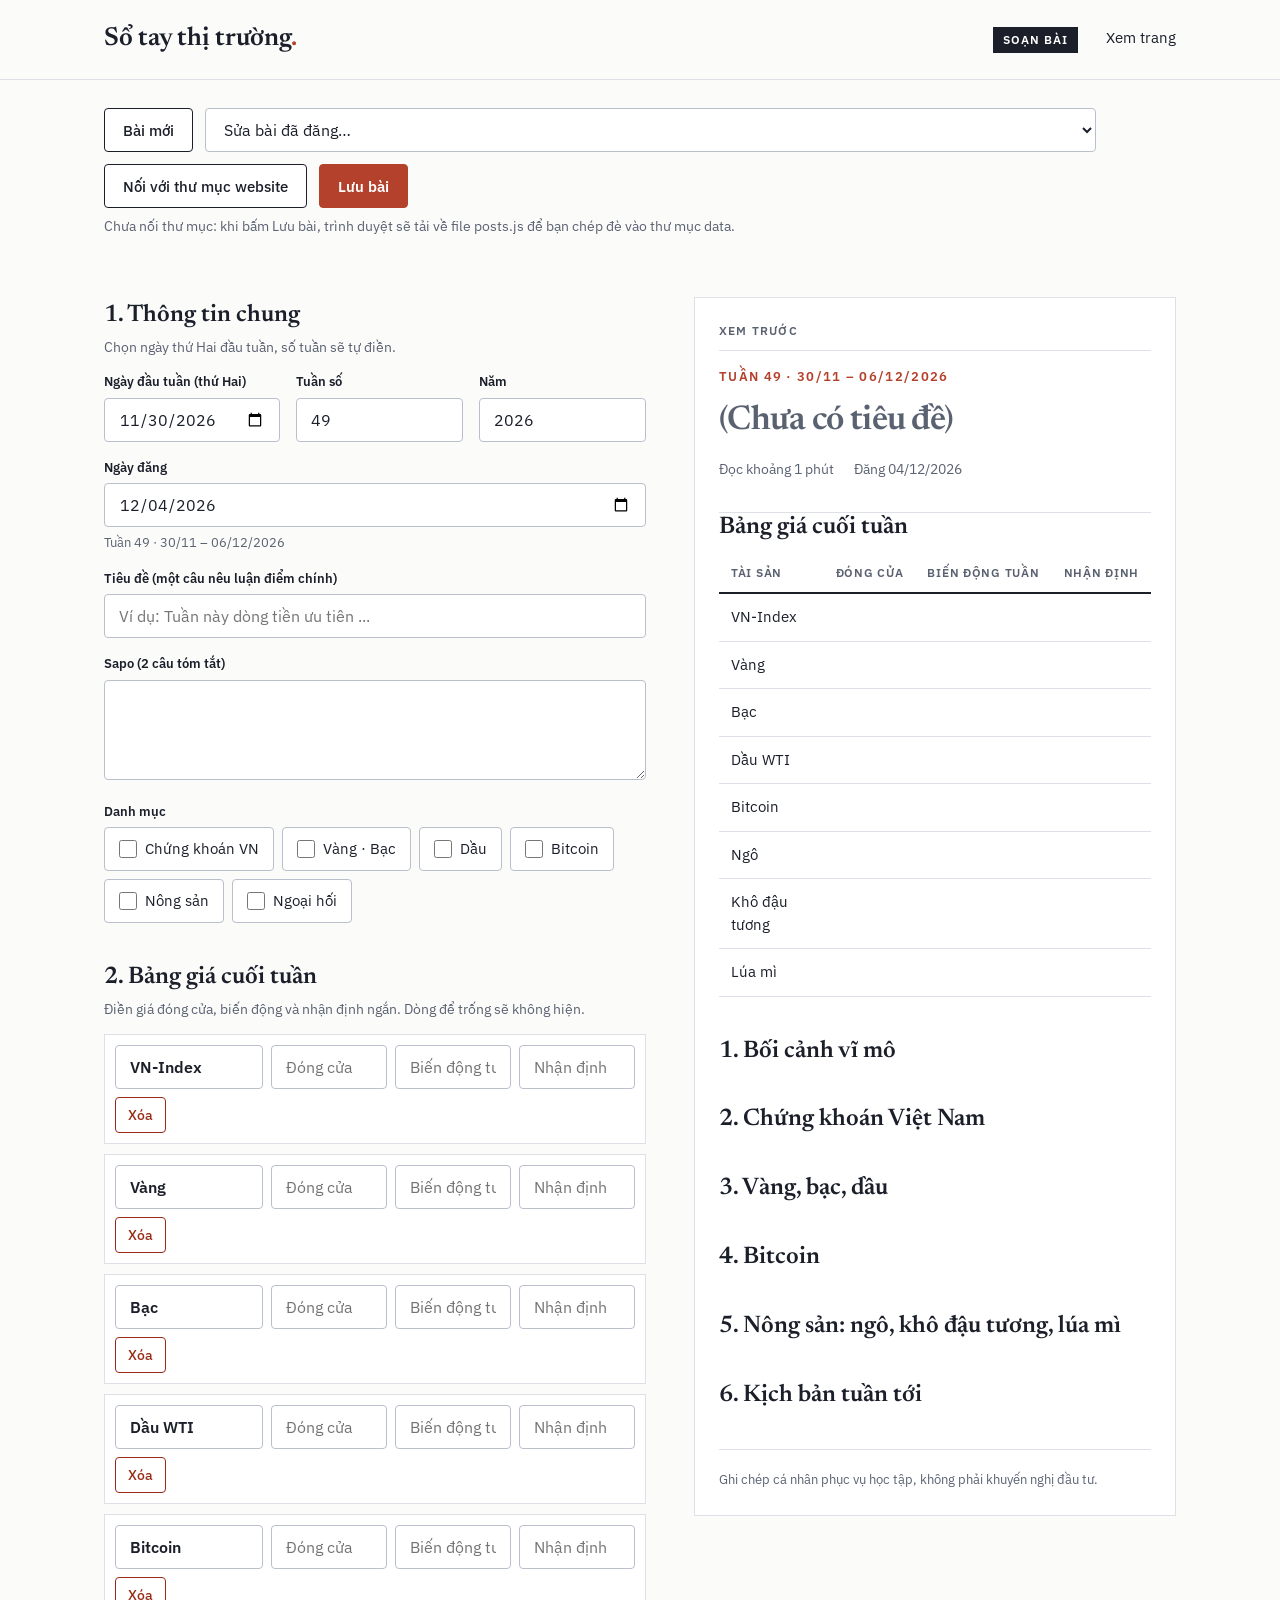
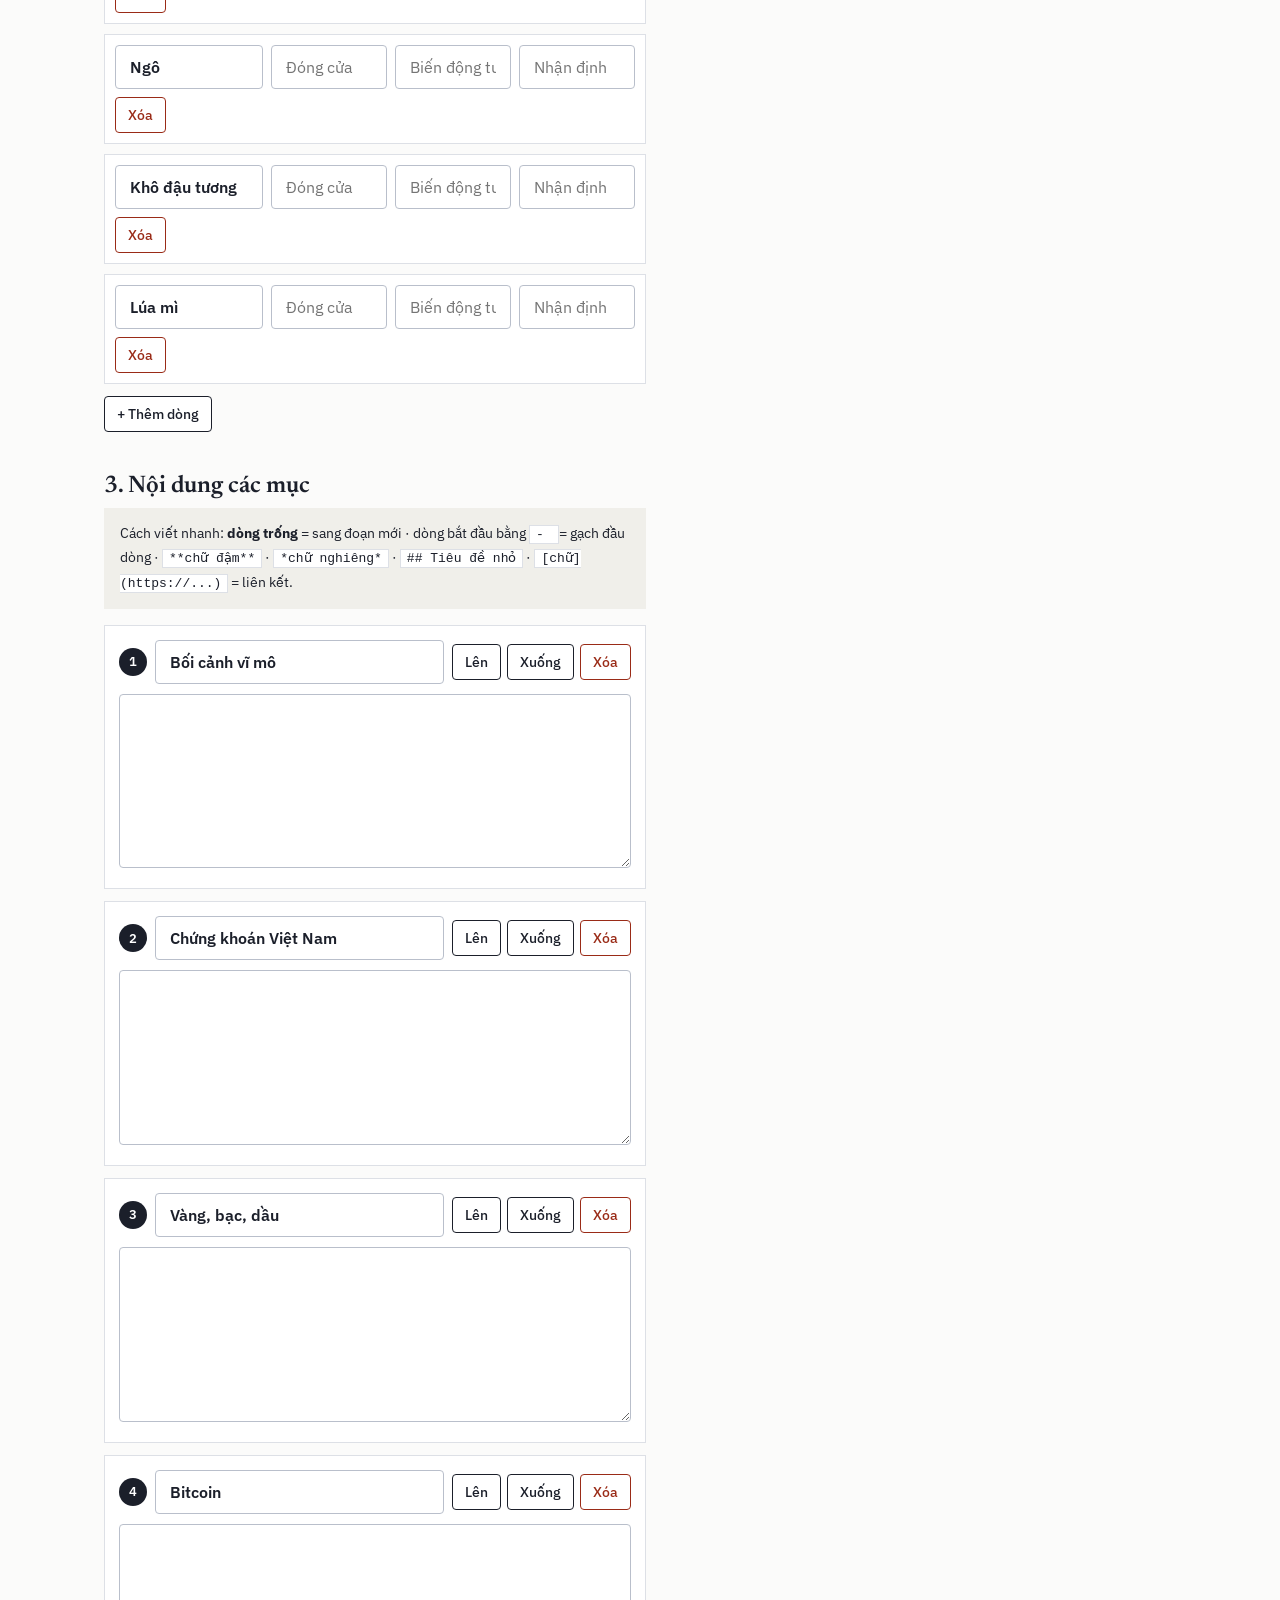
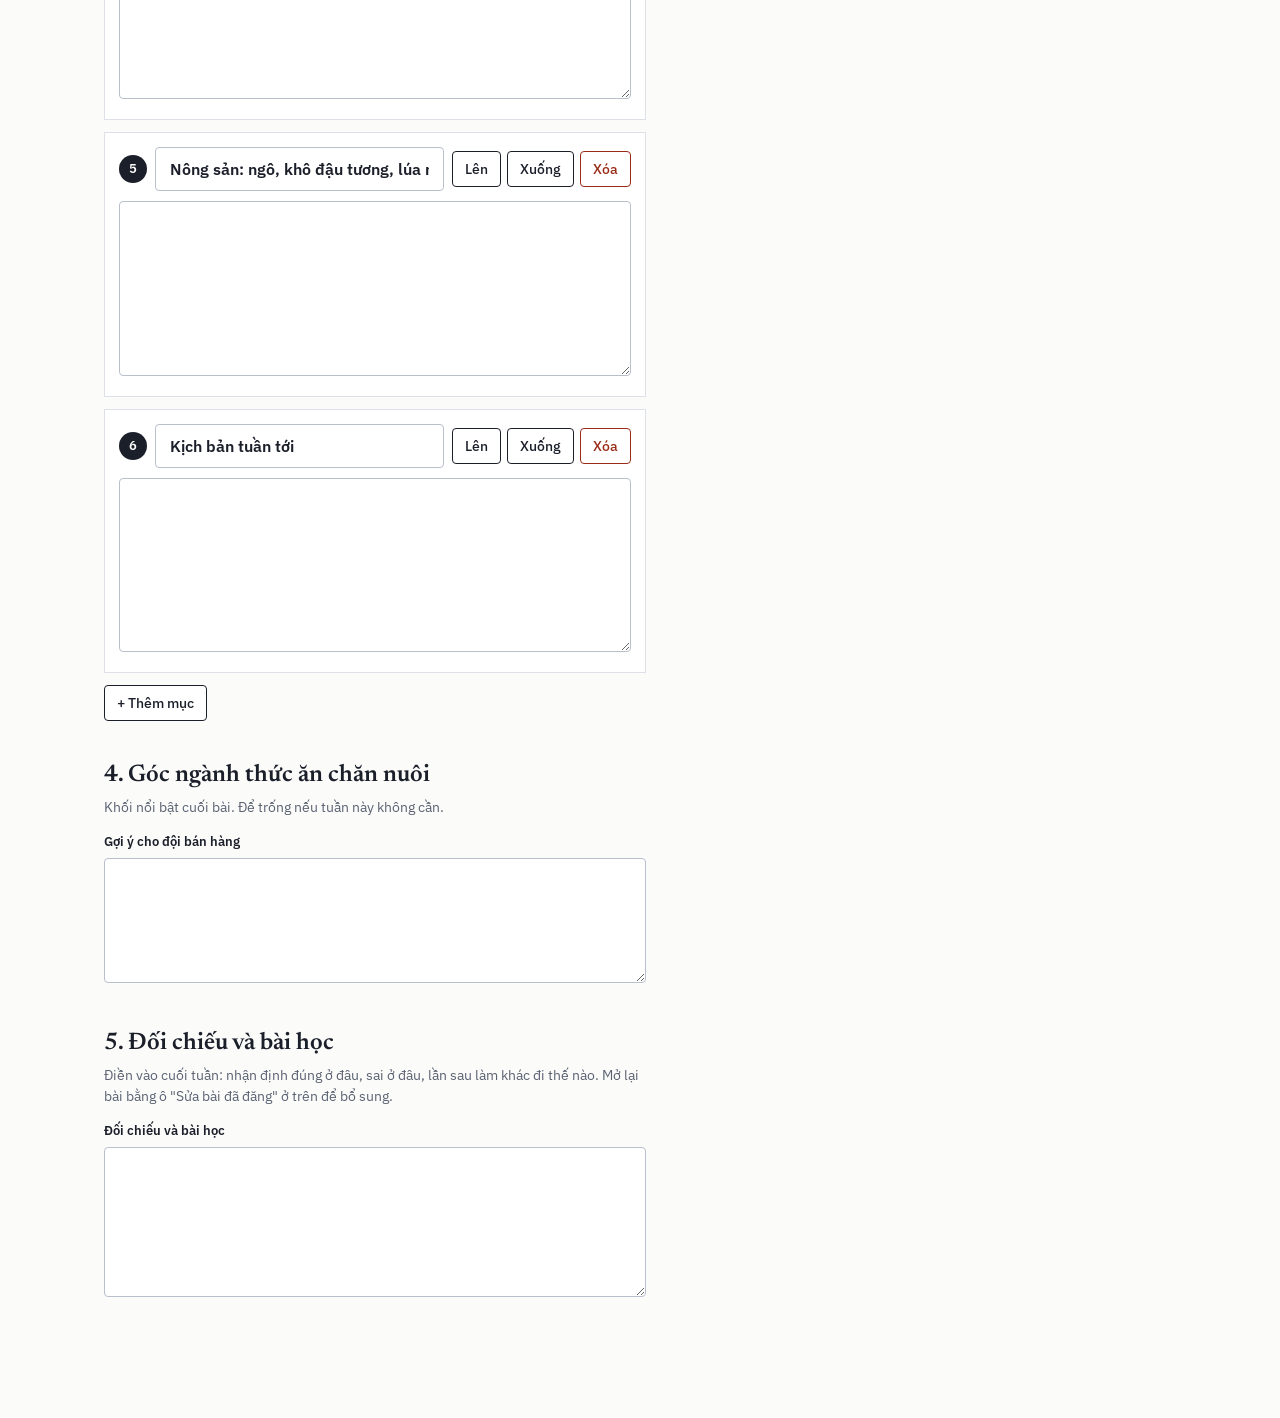
<file: soan-bai.html>
<!doctype html>
<html lang="vi">
<head>
<meta charset="utf-8">
<meta name="viewport" content="width=device-width, initial-scale=1">
<title>Soạn bài · Sổ tay thị trường</title>
<meta name="robots" content="noindex">
<link rel="preconnect" href="https://fonts.googleapis.com">
<link rel="preconnect" href="https://fonts.gstatic.com" crossorigin>
<link href="https://fonts.googleapis.com/css2?family=Newsreader:ital,opsz,wght@0,6..72,400;0,6..72,600;1,6..72,400&amp;family=IBM+Plex+Sans:wght@400;500;600&amp;display=swap" rel="stylesheet">
<link rel="stylesheet" href="assets/style.css">
</head>
<body>

<header class="topbar">
  <div class="wrap">
    <a class="brand" id="brand" href="index.html">Sổ tay thị trường<i>.</i></a>
    <nav class="nav" aria-label="Điều hướng">
      <span class="ed-badge">Soạn bài</span>
      <a href="index.html">Xem trang</a>
    </nav>
  </div>
</header>

<main class="wrap ed">

  <div class="ed-toolbar">
    <button type="button" class="btn" id="btn-new">Bài mới</button>
    <select class="input" id="sel-edit" aria-label="Sửa bài đã đăng"></select>
    <button type="button" class="btn" id="btn-folder">Nối với thư mục website</button>
    <button type="button" class="btn btn-primary" id="btn-save">Lưu bài</button>
    <a class="btn" id="lnk-view" href="index.html" target="_blank" rel="noopener" hidden>Xem bài trên trang</a>
    <button type="button" class="btn btn-danger" id="btn-delete" hidden>Xóa bài này</button>
  </div>
  <p class="ed-folder" id="folder-note">Chưa nối thư mục: khi bấm Lưu bài, trình duyệt sẽ tải về file posts.js để bạn chép đè vào thư mục data.</p>
  <p class="ed-status" id="status" role="status" aria-live="polite"></p>

  <div class="ed-cols">

    <form class="ed-form" id="form" autocomplete="off">

      <section class="ed-block">
        <h2 class="ed-h">1. Thông tin chung</h2>
        <p class="ed-help">Chọn ngày thứ Hai đầu tuần, số tuần sẽ tự điền.</p>
        <div class="ed-grid">
          <div class="ed-field"><label for="f-start">Ngày đầu tuần (thứ Hai)</label><input class="input" type="date" id="f-start"></div>
          <div class="ed-field"><label for="f-week">Tuần số</label><input class="input" type="number" id="f-week" min="1" max="53"></div>
          <div class="ed-field"><label for="f-year">Năm</label><input class="input" type="number" id="f-year" min="2000" max="2100"></div>
          <div class="ed-field"><label for="f-published">Ngày đăng</label><input class="input" type="date" id="f-published"></div>
        </div>
        <p class="ed-note" id="week-note"></p>

        <div class="ed-field" style="margin-top:16px"><label for="f-title">Tiêu đề (một câu nêu luận điểm chính)</label><input class="input" type="text" id="f-title" placeholder="Ví dụ: Tuần này dòng tiền ưu tiên ..."></div>
        <div class="ed-field"><label for="f-sapo">Sapo (2 câu tóm tắt)</label><textarea class="ed-text" id="f-sapo" rows="3"></textarea></div>
        <div class="ed-field"><span class="ed-label" id="cats-label">Danh mục</span><div class="ed-checks" id="f-cats" role="group" aria-labelledby="cats-label"></div></div>
      </section>

      <section class="ed-block">
        <h2 class="ed-h">2. Bảng giá cuối tuần</h2>
        <p class="ed-help">Điền giá đóng cửa, biến động và nhận định ngắn. Dòng để trống sẽ không hiện.</p>
        <div class="ed-rows" id="f-table"></div>
        <button type="button" class="btn btn-small" id="btn-add-row">+ Thêm dòng</button>
      </section>

      <section class="ed-block">
        <h2 class="ed-h">3. Nội dung các mục</h2>
        <div class="ed-tip">
          Cách viết nhanh: <strong>dòng trống</strong> = sang đoạn mới · dòng bắt đầu bằng <code>- </code> = gạch đầu dòng ·
          <code>**chữ đậm**</code> · <code>*chữ nghiêng*</code> · <code>## Tiêu đề nhỏ</code> · <code>[chữ](https://...)</code> = liên kết.
        </div>
        <div id="f-sections"></div>
        <button type="button" class="btn btn-small" id="btn-add-section">+ Thêm mục</button>
      </section>

      <section class="ed-block">
        <h2 class="ed-h">4. Góc ngành thức ăn chăn nuôi</h2>
        <p class="ed-help">Khối nổi bật cuối bài. Để trống nếu tuần này không cần.</p>
        <div class="ed-field"><label for="f-tacn" class="ed-label">Gợi ý cho đội bán hàng</label><textarea class="ed-text" id="f-tacn" rows="4"></textarea></div>
      </section>

      <section class="ed-block">
        <h2 class="ed-h">5. Đối chiếu và bài học</h2>
        <p class="ed-help">Điền vào cuối tuần: nhận định đúng ở đâu, sai ở đâu, lần sau làm khác đi thế nào. Mở lại bài bằng ô "Sửa bài đã đăng" ở trên để bổ sung.</p>
        <div class="ed-field"><label for="f-review" class="ed-label">Đối chiếu và bài học</label><textarea class="ed-text" id="f-review" rows="5"></textarea></div>
      </section>

    </form>

    <aside class="ed-prev" aria-label="Xem trước bài viết">
      <div class="ed-prev-label">Xem trước</div>
      <div id="preview"></div>
    </aside>

  </div>
</main>

<script src="data/site.js"></script>
<script src="data/posts.js"></script>
<script src="assets/render.js"></script>
<script src="assets/editor.js"></script>
</body>
</html>
</file>
<file: assets/style.css>
/* Giao diện "Sổ tay biên tập". Màu nhấn đổi trong data/site.js (mục accent). */
:root {
  --accent: #B4412B;
  --ink: #1B1F2A;
  --ink-2: #232838;
  --muted: #5A6272;
  --line: #DDE0E6;
  --bg: #FBFBFA;
  --soft: #F0EFEA;
  --serif: 'Newsreader', Georgia, 'Times New Roman', serif;
  --sans: 'IBM Plex Sans', system-ui, -apple-system, 'Segoe UI', sans-serif;
}

* { box-sizing: border-box; }
[hidden] { display: none !important; }
html { -webkit-text-size-adjust: 100%; }
body { margin: 0; font-family: var(--sans); background: var(--bg); color: var(--ink); line-height: 1.5; }
a { color: var(--ink); text-decoration: none; }
a:hover { color: var(--accent); }
a:focus-visible, button:focus-visible, input:focus-visible, textarea:focus-visible, select:focus-visible {
  outline: 2px solid var(--accent); outline-offset: 2px;
}
.muted { color: var(--muted); }
.ph { color: var(--muted); }

.wrap { max-width: 1120px; margin: 0 auto; padding: 0 24px; }

/* ----- Đầu trang, chân trang ----- */
.topbar { border-bottom: 1px solid var(--line); }
.topbar .wrap { display: flex; flex-wrap: wrap; gap: 16px 32px; align-items: center; justify-content: space-between; padding-top: 20px; padding-bottom: 20px; }
.brand { font-family: var(--serif); font-size: 26px; font-weight: 600; letter-spacing: -.01em; }
.brand i { color: var(--accent); font-style: normal; }
.nav { display: flex; flex-wrap: wrap; gap: 8px 28px; font-size: 15px; align-items: center; }
.nav a { padding: 6px 0; border-bottom: 2px solid transparent; }
.nav a.on { font-weight: 600; border-bottom-color: var(--accent); }

.foot { border-top: 1px solid var(--line); }
.foot .wrap { display: flex; flex-wrap: wrap; justify-content: space-between; gap: 8px 24px; padding-top: 24px; padding-bottom: 24px; font-size: 14px; color: var(--muted); }

/* ----- Đầu bài viết ----- */
.hero { padding-top: 56px; }
.post-kicker { font-size: 13px; font-weight: 600; letter-spacing: .1em; text-transform: uppercase; color: var(--accent); }
.post-title { font-family: var(--serif); font-weight: 600; font-size: clamp(34px, 6vw, 56px); line-height: 1.08; letter-spacing: -.02em; margin: 16px 0 20px; max-width: 860px; }
.post-sapo { font-family: var(--serif); font-size: 22px; line-height: 1.5; color: #3D4454; margin: 0 0 24px; max-width: 760px; }
.post-meta { display: flex; flex-wrap: wrap; gap: 8px 20px; font-size: 14px; color: var(--muted); padding-bottom: 32px; border-bottom: 1px solid var(--line); }

/* ----- Bố cục bài + cột bên ----- */
.layout { display: flex; flex-wrap: wrap; gap: 48px; padding-top: 40px; padding-bottom: 80px; }
.article { flex: 999 1 560px; min-width: 0; max-width: 720px; }
.side { flex: 1 1 260px; min-width: 0; display: flex; flex-direction: column; gap: 36px; }

/* ----- Nội dung chữ (dùng cả cho bài và bản xem trước) ----- */
.prose h2 { font-family: var(--serif); font-size: 30px; font-weight: 600; line-height: 1.2; margin: 40px 0 12px; }
.prose h2:first-child { margin-top: 0; }
.prose h3 { font-family: var(--serif); font-size: 22px; font-weight: 600; margin: 24px 0 8px; }
.prose p { font-family: var(--serif); font-size: 19px; line-height: 1.7; margin: 0 0 16px; color: var(--ink-2); }
.prose ul { font-family: var(--serif); font-size: 19px; line-height: 1.7; color: var(--ink-2); padding-left: 24px; margin: 0 0 16px; }
.prose li { margin-bottom: 4px; }
.prose a { color: var(--accent); text-decoration: underline; text-underline-offset: 3px; }
.prose a:hover { color: var(--ink); }

.tbl-wrap { overflow-x: auto; margin: 0 0 8px; }
table.t { width: 100%; border-collapse: collapse; font-size: 15px; }
table.t th { text-align: left; font-weight: 600; font-size: 12px; letter-spacing: .06em; text-transform: uppercase; color: var(--muted); padding: 10px 12px; border-bottom: 2px solid var(--ink); white-space: nowrap; }
table.t td { padding: 12px; border-bottom: 1px solid var(--line); color: var(--ink); }

.callout { border-left: 3px solid var(--accent); padding: 4px 0 4px 20px; margin: 32px 0; }
.callout-label { font-size: 12px; font-weight: 600; letter-spacing: .08em; text-transform: uppercase; color: var(--muted); margin-bottom: 6px; }
.callout p { font-style: italic; margin: 0 0 8px; }

.disclaimer { font-family: var(--sans) !important; font-size: 13px !important; line-height: 1.6 !important; color: var(--muted) !important; margin: 40px 0 0 !important; padding-top: 20px; border-top: 1px solid var(--line); }

/* Bài trước / bài sau */
.pn { display: flex; flex-wrap: wrap; gap: 16px; margin-top: 48px; padding-top: 24px; border-top: 1px solid var(--line); }
.pn a { flex: 1 1 240px; display: block; padding: 14px 16px; border: 1px solid var(--line); border-radius: 4px; }
.pn a:hover { border-color: var(--accent); }
.pn-next { text-align: right; }
.pn-dir { display: block; font-size: 12px; font-weight: 600; letter-spacing: .06em; text-transform: uppercase; color: var(--muted); margin-bottom: 4px; }
.pn-title { display: block; font-family: var(--serif); font-size: 18px; line-height: 1.3; }

/* Cột bên */
.side-h { font-size: 12px; font-weight: 600; letter-spacing: .1em; text-transform: uppercase; color: var(--muted); margin: 0 0 12px; padding-bottom: 10px; border-bottom: 2px solid var(--ink); }
.side-list { display: flex; flex-direction: column; }
.side-list a { padding: 14px 0; border-bottom: 1px solid var(--line); }
.s-date { font-size: 12px; color: var(--muted); margin-bottom: 4px; }
.s-title { font-family: var(--serif); font-size: 19px; line-height: 1.3; }
.chips { display: flex; flex-wrap: wrap; gap: 8px; }
.chip { border: 1px solid var(--ink); padding: 8px 14px; font-size: 14px; }
.chip.on { background: var(--ink); color: #fff; }
.chip.on:hover { color: #fff; }
.note { background: var(--soft); padding: 20px; }
.note-h { font-size: 12px; font-weight: 600; letter-spacing: .1em; text-transform: uppercase; color: var(--muted); margin: 0 0 10px; }
.note .prose p, .note .prose ul { font-size: 17px; line-height: 1.55; }
.note p.muted { font-family: var(--serif); font-size: 17px; line-height: 1.55; margin: 0; }

/* ----- Trang lưu trữ, giới thiệu ----- */
.page { padding-top: 48px; padding-bottom: 80px; }
.page-title { font-family: var(--serif); font-size: clamp(32px, 5vw, 44px); font-weight: 600; letter-spacing: -.015em; margin: 0 0 24px; }
.narrow { max-width: 680px; }
.arch-tools { display: flex; flex-wrap: wrap; gap: 20px 32px; align-items: flex-end; margin-bottom: 32px; }
.field { flex: 1 1 280px; max-width: 420px; }
.field label { display: block; font-size: 12px; font-weight: 600; letter-spacing: .06em; text-transform: uppercase; color: var(--muted); margin-bottom: 8px; }
.input { width: 100%; min-height: 44px; border: 1px solid #B9BFCB; border-radius: 4px; padding: 10px 14px; font-family: inherit; font-size: 16px; background: #fff; color: var(--ink); }
.arch-year { font-family: var(--serif); font-size: 26px; font-weight: 600; margin: 32px 0 8px; padding-bottom: 8px; border-bottom: 2px solid var(--ink); }
.arch-item { display: flex; flex-wrap: wrap; gap: 6px 24px; padding: 18px 0; border-bottom: 1px solid var(--line); }
.a-week { flex: 0 0 72px; font-size: 13px; font-weight: 600; color: var(--accent); padding-top: 4px; }
.a-main { flex: 1 1 320px; min-width: 0; display: flex; flex-direction: column; gap: 4px; }
.a-title { font-family: var(--serif); font-size: 22px; line-height: 1.3; font-weight: 600; }
.a-sapo { font-size: 15px; color: #3D4454; }
.a-cats { font-size: 13px; color: var(--muted); }
.a-date { flex: 0 0 auto; font-size: 13px; color: var(--muted); padding-top: 6px; }

/* =========================================================
   Trang Soạn bài (soan-bai.html)
   ========================================================= */
.ed-badge { font-size: 12px; font-weight: 600; letter-spacing: .08em; text-transform: uppercase; background: var(--ink); color: #fff; padding: 4px 10px; }
.ed { padding-top: 28px; padding-bottom: 80px; }
.ed-toolbar { display: flex; flex-wrap: wrap; gap: 12px; align-items: center; }
.btn { min-height: 44px; padding: 0 18px; border: 1px solid var(--ink); background: #fff; color: var(--ink); font-family: inherit; font-size: 15px; font-weight: 500; border-radius: 4px; cursor: pointer; display: inline-flex; align-items: center; text-decoration: none; }
.btn:hover { background: var(--soft); color: var(--ink); }
.btn-primary { background: var(--accent); border-color: var(--accent); color: #fff; font-weight: 600; }
.btn-primary:hover { background: #8F3320; color: #fff; }
.btn-danger { color: #9A2B17; border-color: #9A2B17; }
.btn-small { min-height: 36px; padding: 0 12px; font-size: 14px; }
.btn[disabled] { opacity: .5; cursor: not-allowed; }
select.input { width: auto; max-width: 100%; }
.ed-status { min-height: 24px; margin: 12px 0 0; font-size: 15px; }
.ed-status.ok { color: #1E6B52; }
.ed-status.err { color: #9A2B17; }
.ed-folder { font-size: 14px; color: var(--muted); margin: 8px 0 0; }

.ed-cols { display: flex; flex-wrap: wrap; gap: 32px 48px; margin-top: 24px; align-items: flex-start; }
.ed-form { flex: 1 1 480px; min-width: 0; max-width: 680px; }
.ed-prev { flex: 1 1 420px; min-width: 0; border: 1px solid var(--line); background: #fff; padding: 24px; }
.ed-prev-label { font-size: 12px; font-weight: 600; letter-spacing: .1em; text-transform: uppercase; color: var(--muted); margin-bottom: 16px; padding-bottom: 10px; border-bottom: 1px solid var(--line); }
.ed-prev .post-title { font-size: 34px; }
.ed-prev .post-sapo { font-size: 19px; }
.ed-prev .prose h2 { font-size: 24px; }

.ed-block { margin: 0 0 36px; }
.ed-h { font-family: var(--serif); font-size: 24px; font-weight: 600; margin: 0 0 4px; }
.ed-help { font-size: 14px; color: var(--muted); margin: 0 0 14px; }
.ed-field { margin: 0 0 16px; }
.ed-field > label, .ed-label { display: block; font-size: 13px; font-weight: 600; color: var(--ink); margin-bottom: 6px; }
.ed-grid { display: flex; flex-wrap: wrap; gap: 16px; }
.ed-grid > .ed-field { flex: 1 1 140px; margin-bottom: 0; }
.ed-text { width: 100%; border: 1px solid #B9BFCB; border-radius: 4px; padding: 12px 14px; font-family: inherit; font-size: 16px; line-height: 1.55; background: #fff; color: var(--ink); resize: vertical; }
.ed-note { font-size: 13px; color: var(--muted); margin: 6px 0 0; }
.ed-note.warn { color: #8A5A00; }
.ed-checks { display: flex; flex-wrap: wrap; gap: 8px; }
.ed-check { display: inline-flex; align-items: center; gap: 8px; min-height: 44px; padding: 0 14px; border: 1px solid #B9BFCB; border-radius: 4px; background: #fff; font-size: 15px; cursor: pointer; }
.ed-check input { width: 18px; height: 18px; margin: 0; accent-color: var(--accent); }
.ed-card { border: 1px solid var(--line); background: #fff; padding: 14px; margin-bottom: 12px; }
.ed-card-head { display: flex; flex-wrap: wrap; gap: 8px; align-items: center; margin-bottom: 10px; }
.ed-num { flex: none; width: 28px; height: 28px; border-radius: 50%; background: var(--ink); color: #fff; font-size: 13px; font-weight: 600; display: inline-flex; align-items: center; justify-content: center; }
.ed-card-head .input { flex: 1 1 200px; width: auto; font-weight: 600; }
.ed-tools { display: flex; gap: 6px; }
.ed-rows { display: flex; flex-direction: column; gap: 10px; margin-bottom: 12px; }
.ed-row { display: flex; flex-wrap: wrap; gap: 8px; align-items: center; background: #fff; border: 1px solid var(--line); padding: 10px; }
.ed-row .input { flex: 1 1 110px; width: auto; min-width: 0; }
.ed-row .input[data-k="asset"] { flex: 1.3 1 140px; font-weight: 600; }
.ed-tip { background: var(--soft); padding: 14px 16px; font-size: 14px; line-height: 1.7; margin: 0 0 16px; }
.ed-tip code { background: #fff; border: 1px solid var(--line); padding: 1px 6px; font-size: 13px; }

@media (max-width: 640px) {
  .wrap { padding: 0 16px; }
  .hero { padding-top: 36px; }
  .layout { gap: 36px; }
  .prose h2 { font-size: 26px; }
  .a-week { flex-basis: 100%; }
}
</file>
